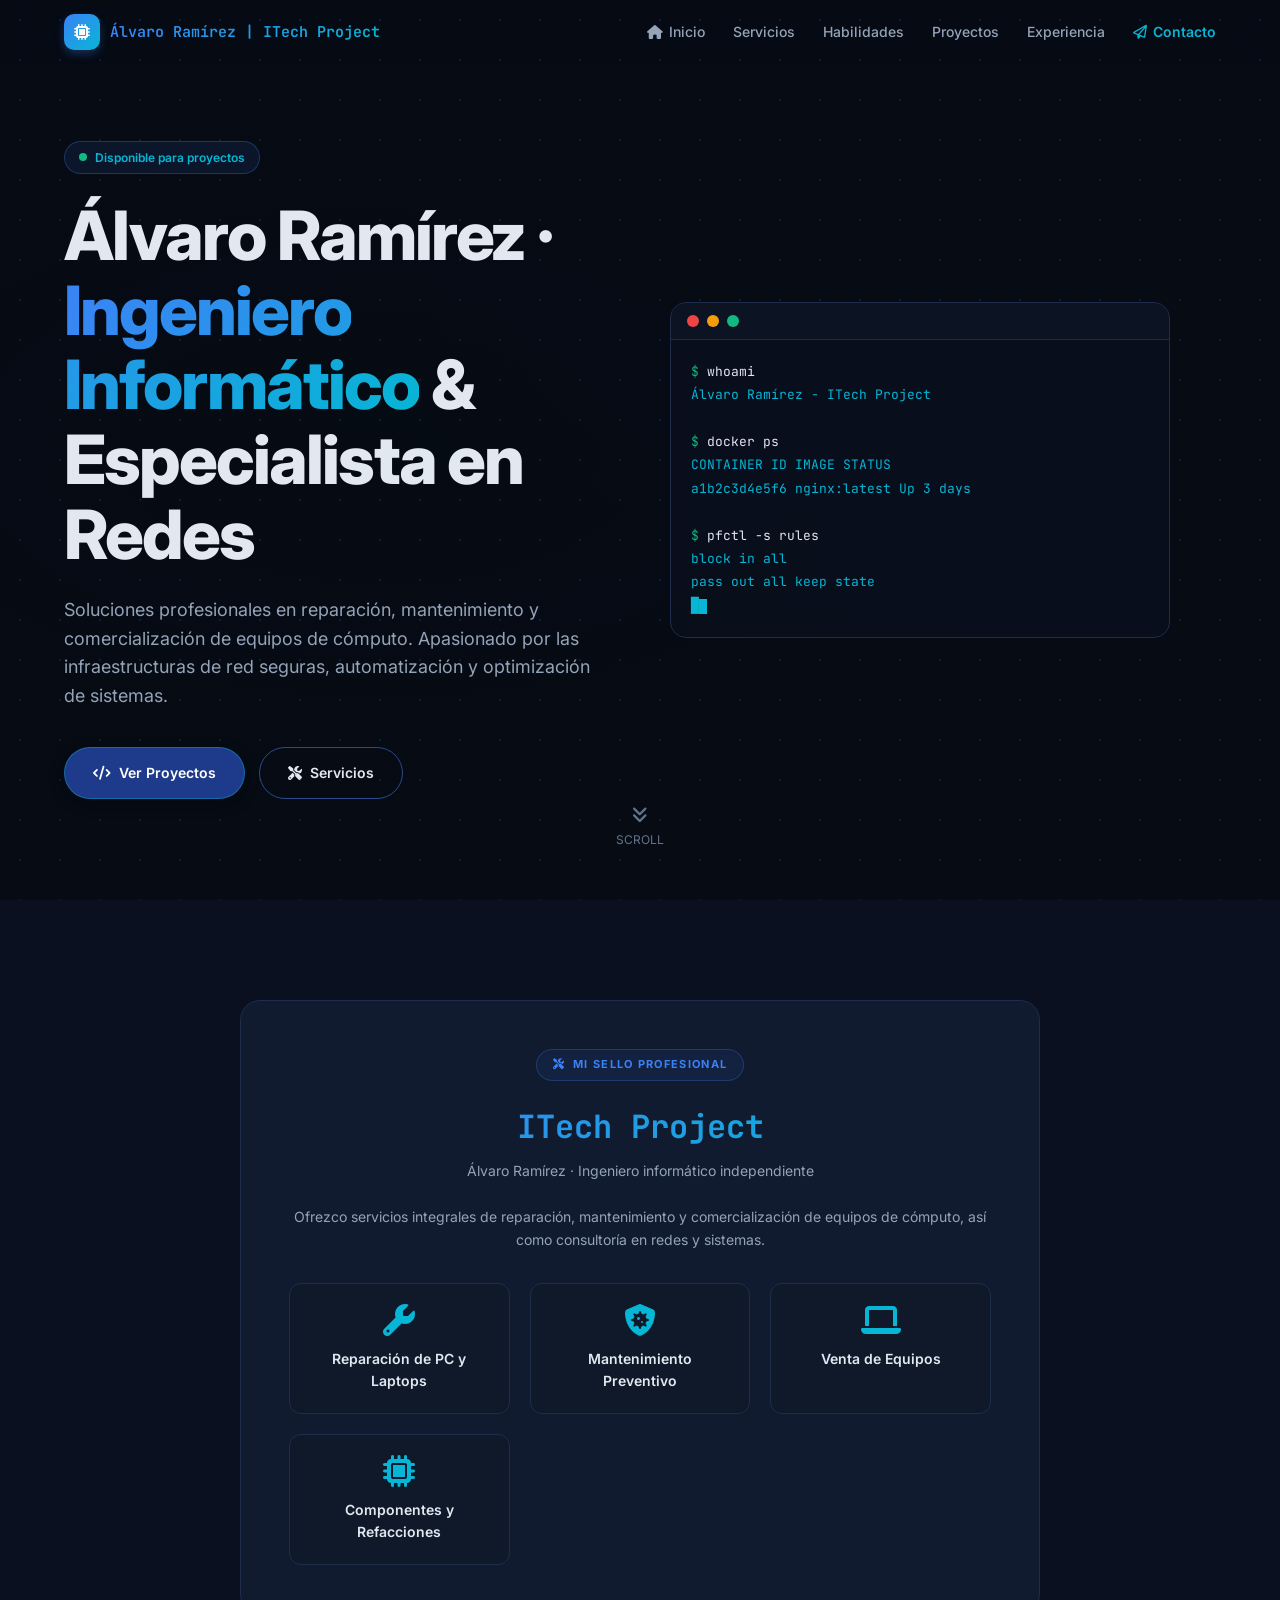
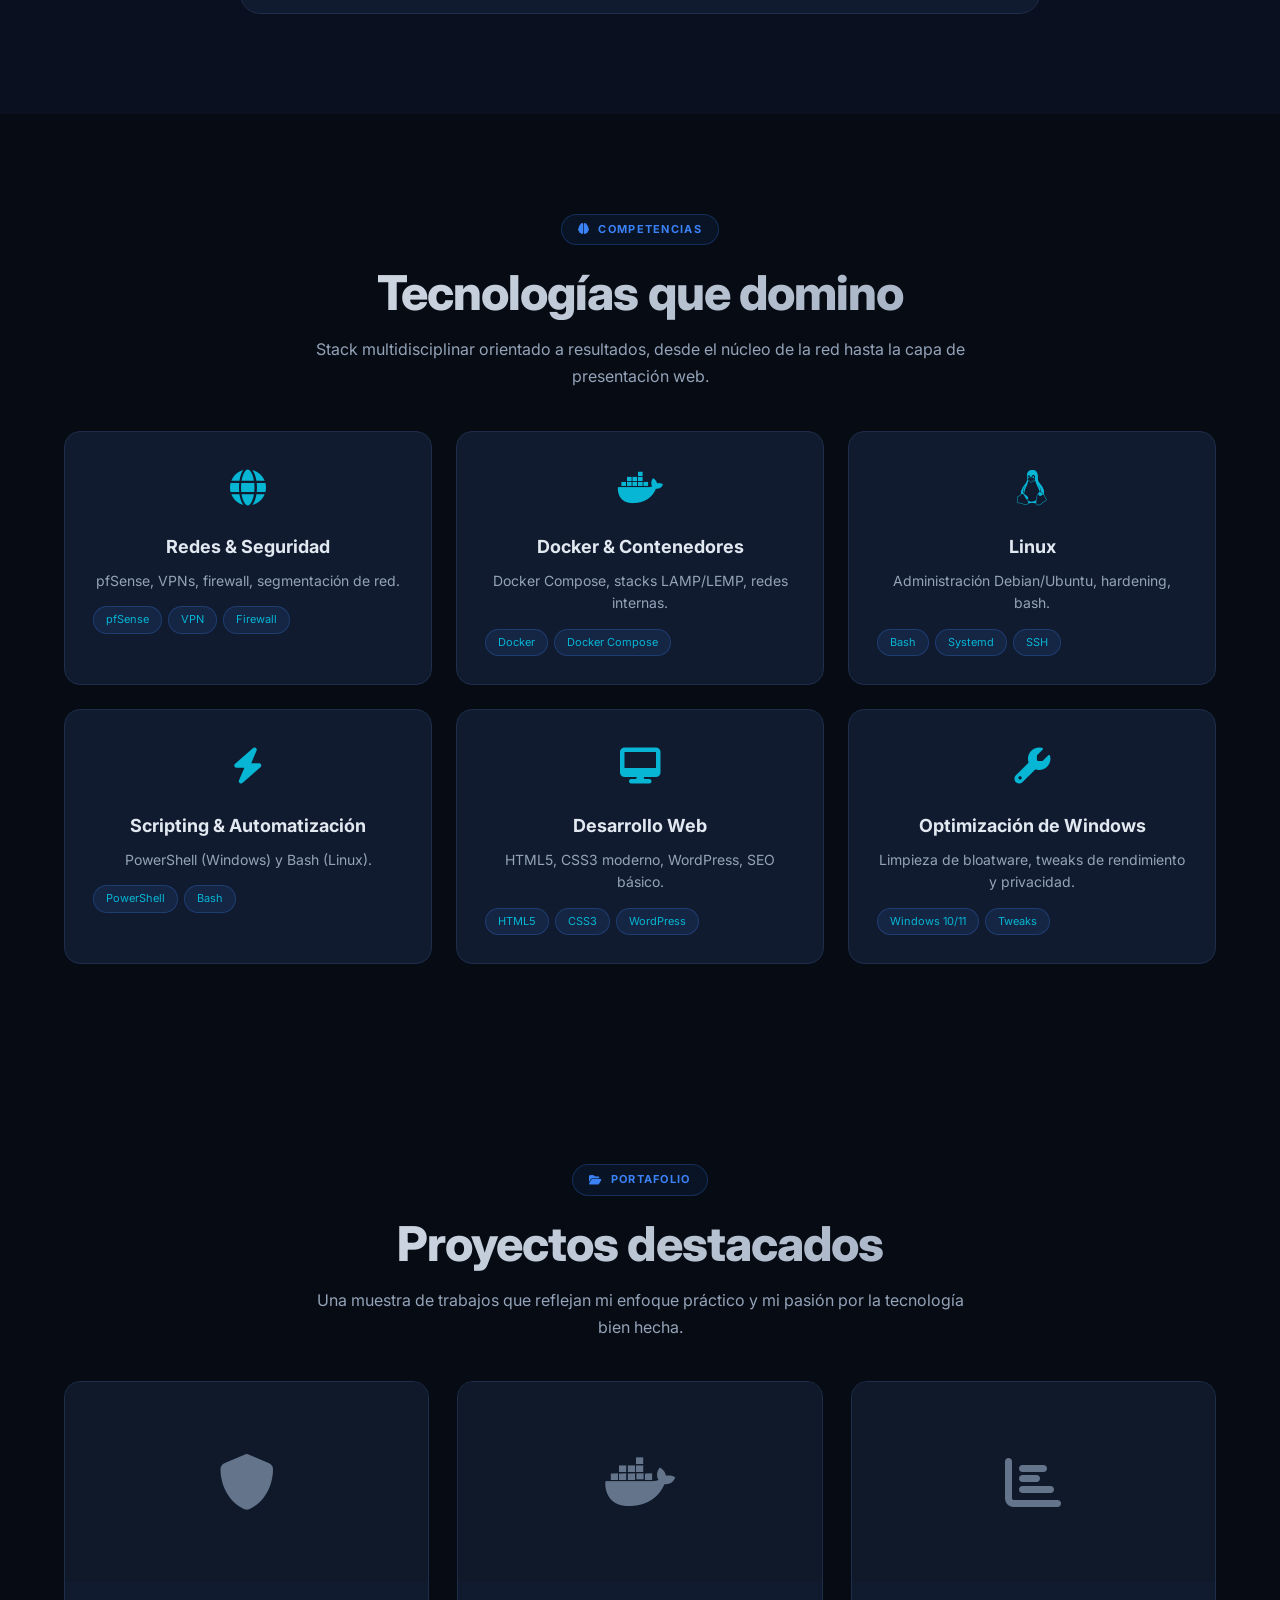
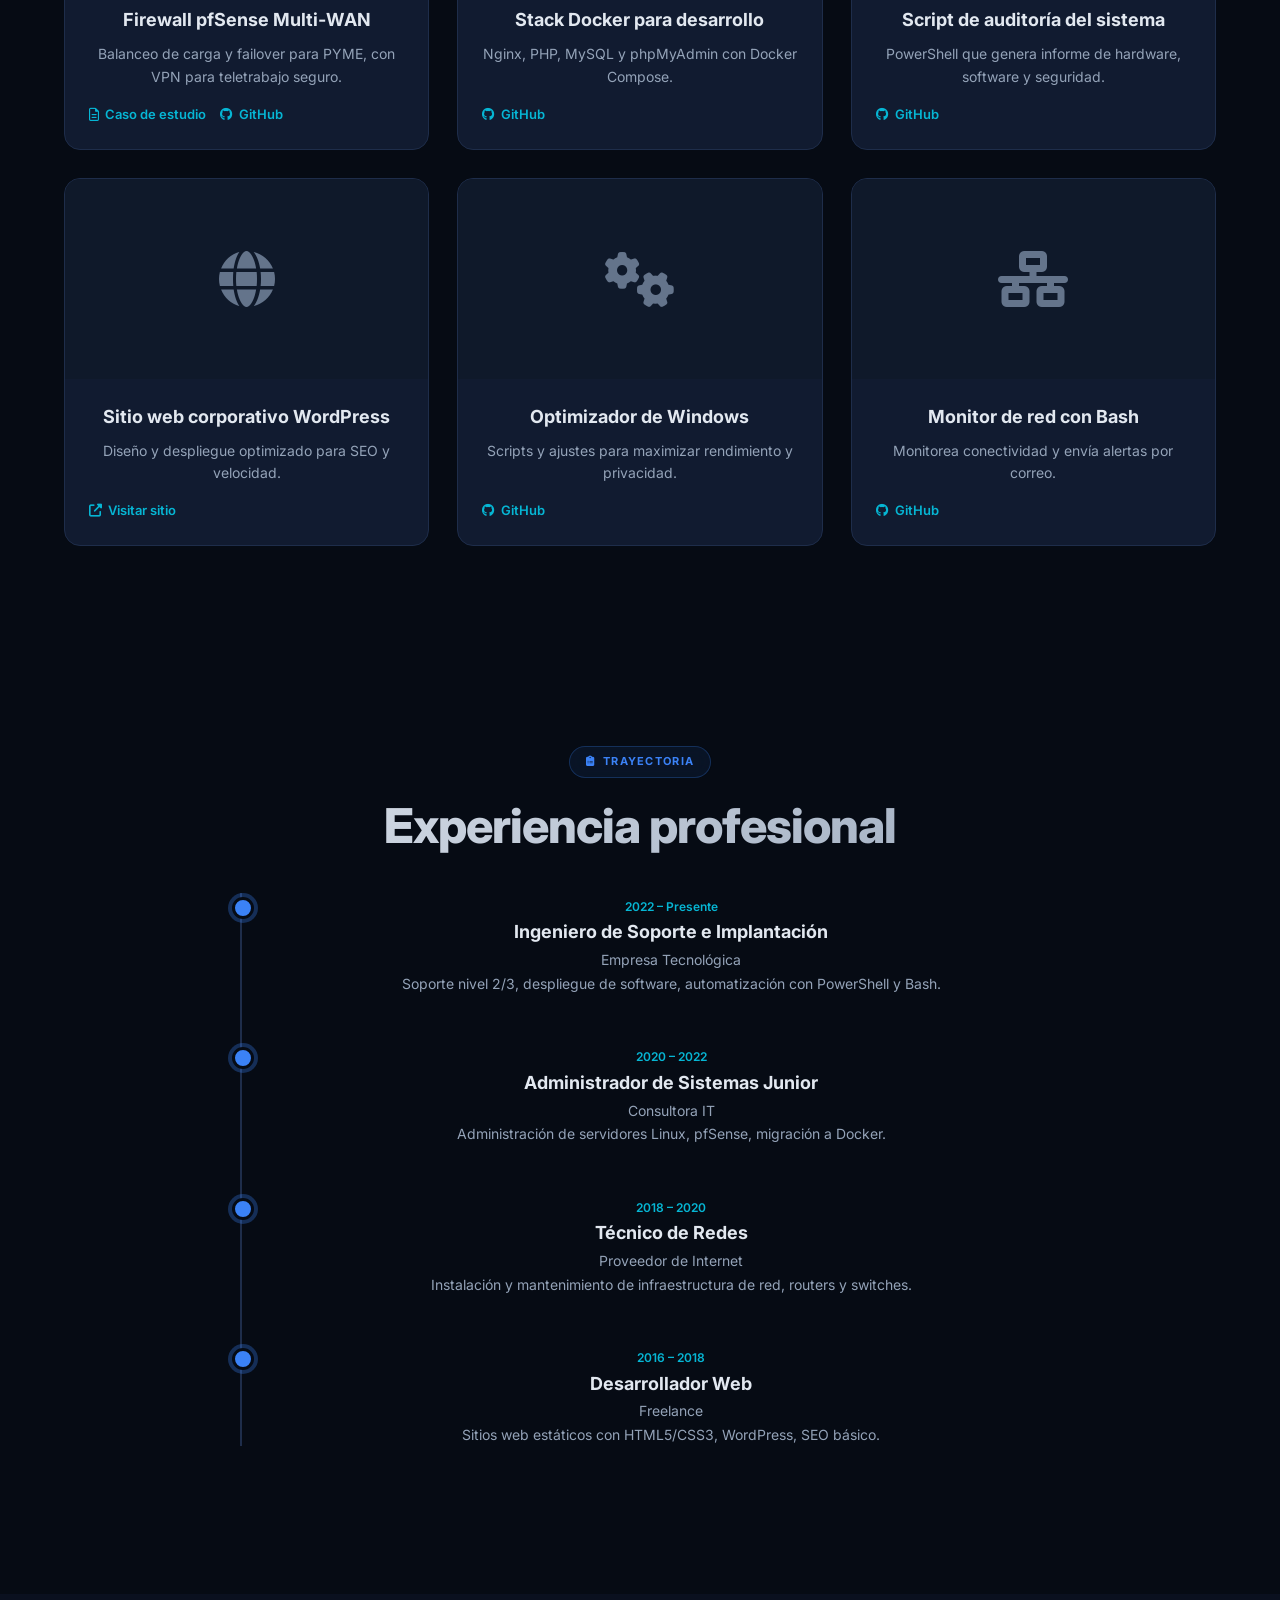
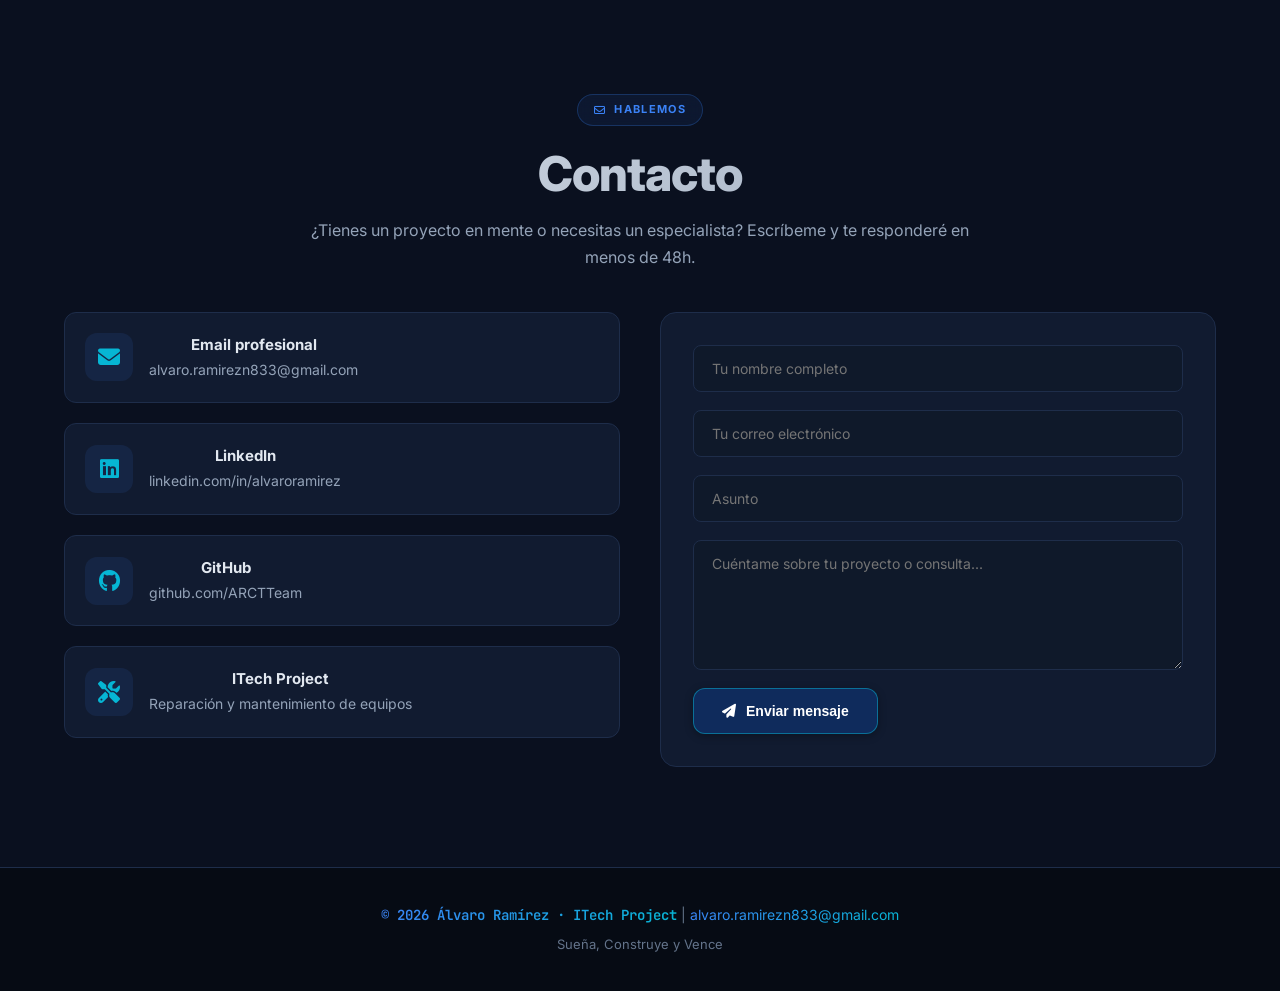
<file: index.html>
<!DOCTYPE html>
<html lang="es" class="dark">
<head>
    <meta charset="UTF-8">
    <meta name="viewport" content="width=device-width, initial-scale=1.0">
    <title>Álvaro Ramírez | Ingeniero Informático & Especialista en Redes</title>
    <meta name="description" content="Álvaro Ramírez - Ingeniero informático especializado en redes, Linux, Docker, pfSense, scripting y reparación de equipos.">
    <meta name="author" content="Álvaro Ramírez">
    <meta property="og:title" content="Álvaro Ramírez | Ingeniero Informático">
    <meta property="og:description" content="Servicios profesionales de reparación, mantenimiento y comercialización de equipos de cómputo.">
    <meta property="og:type" content="website">
    <meta property="og:url" content="https://arctteam.github.io">
    <meta name="theme-color" content="#060b14">
    <link rel="icon" href="data:image/svg+xml,<svg xmlns='http://www.w3.org/2000/svg' viewBox='0 0 100 100'><text y='.9em' font-size='90'>💻</text></svg>">
    
    <link rel="stylesheet" href="https://cdnjs.cloudflare.com/ajax/libs/font-awesome/6.5.1/css/all.min.css">
    <link rel="preconnect" href="https://fonts.googleapis.com">
    <link rel="preconnect" href="https://fonts.gstatic.com" crossorigin>
    <link href="https://fonts.googleapis.com/css2?family=Inter:opsz,wght@14..32,300..800&family=JetBrains+Mono:wght@400;500;600&display=swap" rel="stylesheet">
    
    <link rel="stylesheet" href="css/styles.css">
</head>
<body>
    <div class="bg-pattern"></div>

    <header id="header">
        <nav class="container">
            <a href="#hero" class="nav-logo">
                <span class="nav-logo-icon"><i class="fas fa-microchip"></i></span>
                <span class="nav-logo-text">Álvaro Ramírez | ITech Project</span>
            </a>
            <button class="mobile-menu-btn" id="mobileMenuBtn" aria-label="Menú"><i class="fas fa-bars"></i></button>
            <ul class="nav-links" id="navLinks">
                <li><a href="#hero"><i class="fas fa-home"></i> Inicio</a></li>
                <li><a href="#business">Servicios</a></li>
                <li><a href="#skills">Habilidades</a></li>
                <li><a href="#projects">Proyectos</a></li>
                <li><a href="#experience">Experiencia</a></li>
                <li><a href="#contact" class="contact-link"><i class="far fa-paper-plane"></i> Contacto</a></li>
            </ul>
        </nav>
    </header>

    <section id="hero">
        <div class="container">
            <div class="hero-grid">
                <div class="hero-content reveal">
                    <span class="hero-badge"><span class="hero-badge-dot"></span> Disponible para proyectos</span>
                    <h1 class="hero-title">Álvaro Ramírez · <span class="highlight">Ingeniero Informático</span> & Especialista en Redes</h1>
                    <p class="hero-description">Soluciones profesionales en reparación, mantenimiento y comercialización de equipos de cómputo. Apasionado por las infraestructuras de red seguras, automatización y optimización de sistemas.</p>
                    <div class="hero-buttons">
                        <a href="#projects" class="btn btn-primary"><i class="fas fa-code"></i> Ver Proyectos</a>
                        <a href="#business" class="btn btn-secondary"><i class="fas fa-tools"></i> Servicios</a>
                    </div>
                </div>
                <div class="hero-visual reveal">
                    <div class="terminal-window">
                        <div class="terminal-header">
                            <span class="terminal-dot red"></span>
                            <span class="terminal-dot yellow"></span>
                            <span class="terminal-dot green"></span>
                        </div>
                        <div class="terminal-body">
                            <span class="prompt">$</span> <span class="command">whoami</span><br>
                            <span class="output">Álvaro Ramírez - ITech Project</span><br><br>
                            <span class="prompt">$</span> <span class="command">docker ps</span><br>
                            <span class="output">CONTAINER ID IMAGE STATUS</span><br>
                            <span class="output">a1b2c3d4e5f6 nginx:latest Up 3 days</span><br><br>
                            <span class="prompt">$</span> <span class="command">pfctl -s rules</span><br>
                            <span class="output">block in all</span><br>
                            <span class="output">pass out all keep state</span><br>
                            <span class="output">█<span class="cursor"></span></span>
                        </div>
                    </div>
                </div>
            </div>
            <div class="scroll-indicator">
                <i class="fas fa-angle-double-down"></i>
                <span>SCROLL</span>
            </div>
        </div>
    </section>

    <section id="business" class="section-padding">
        <div class="container">
            <div class="business-card reveal">
                <span class="section-label"><i class="fas fa-tools"></i> Mi sello profesional</span>
                <div class="business-logo">ITech Project</div>
                <div class="business-sub">Álvaro Ramírez · Ingeniero informático independiente</div>
                <p style="color: var(--text-secondary); font-size: 14px; margin-bottom: 24px;">Ofrezco servicios integrales de reparación, mantenimiento y comercialización de equipos de cómputo, así como consultoría en redes y sistemas.</p>
                <div class="business-services">
                    <div class="service-item"><i class="fas fa-wrench"></i><span>Reparación de PC y Laptops</span></div>
                    <div class="service-item"><i class="fas fa-shield-virus"></i><span>Mantenimiento Preventivo</span></div>
                    <div class="service-item"><i class="fas fa-laptop"></i><span>Venta de Equipos</span></div>
                    <div class="service-item"><i class="fas fa-microchip"></i><span>Componentes y Refacciones</span></div>
                </div>
            </div>
        </div>
    </section>

    <section id="skills" class="section-padding">
        <div class="container" style="text-align:center;">
            <span class="section-label reveal"><i class="fas fa-brain"></i> Competencias</span>
            <h2 class="section-title reveal">Tecnologías que domino</h2>
            <p class="section-subtitle reveal">Stack multidisciplinar orientado a resultados, desde el núcleo de la red hasta la capa de presentación web.</p>
            <div class="skills-grid stagger">
                <div class="skill-card reveal"><div class="skill-icon"><i class="fas fa-globe"></i></div><h3>Redes & Seguridad</h3><p>pfSense, VPNs, firewall, segmentación de red.</p><div class="skill-tags"><span class="skill-tag">pfSense</span><span class="skill-tag">VPN</span><span class="skill-tag">Firewall</span></div></div>
                <div class="skill-card reveal"><div class="skill-icon"><i class="fab fa-docker"></i></div><h3>Docker & Contenedores</h3><p>Docker Compose, stacks LAMP/LEMP, redes internas.</p><div class="skill-tags"><span class="skill-tag">Docker</span><span class="skill-tag">Docker Compose</span></div></div>
                <div class="skill-card reveal"><div class="skill-icon"><i class="fab fa-linux"></i></div><h3>Linux</h3><p>Administración Debian/Ubuntu, hardening, bash.</p><div class="skill-tags"><span class="skill-tag">Bash</span><span class="skill-tag">Systemd</span><span class="skill-tag">SSH</span></div></div>
                <div class="skill-card reveal"><div class="skill-icon"><i class="fas fa-bolt"></i></div><h3>Scripting & Automatización</h3><p>PowerShell (Windows) y Bash (Linux).</p><div class="skill-tags"><span class="skill-tag">PowerShell</span><span class="skill-tag">Bash</span></div></div>
                <div class="skill-card reveal"><div class="skill-icon"><i class="fas fa-desktop"></i></div><h3>Desarrollo Web</h3><p>HTML5, CSS3 moderno, WordPress, SEO básico.</p><div class="skill-tags"><span class="skill-tag">HTML5</span><span class="skill-tag">CSS3</span><span class="skill-tag">WordPress</span></div></div>
                <div class="skill-card reveal"><div class="skill-icon"><i class="fas fa-wrench"></i></div><h3>Optimización de Windows</h3><p>Limpieza de bloatware, tweaks de rendimiento y privacidad.</p><div class="skill-tags"><span class="skill-tag">Windows 10/11</span><span class="skill-tag">Tweaks</span></div></div>
            </div>
        </div>
    </section>

    <section id="projects" class="section-padding">
        <div class="container" style="text-align:center;">
            <span class="section-label reveal"><i class="fas fa-folder-open"></i> Portafolio</span>
            <h2 class="section-title reveal">Proyectos destacados</h2>
            <p class="section-subtitle reveal">Una muestra de trabajos que reflejan mi enfoque práctico y mi pasión por la tecnología bien hecha.</p>
            <div class="projects-grid stagger">
                <div class="project-card reveal"><div class="project-image"><i class="fas fa-shield"></i></div><div class="project-body"><h3>Firewall pfSense Multi‑WAN</h3><p>Balanceo de carga y failover para PYME, con VPN para teletrabajo seguro.</p><div class="project-links"><a href="#" class="project-link"><i class="far fa-file-alt"></i> Caso de estudio</a><a href="#" class="project-link"><i class="fab fa-github"></i> GitHub</a></div></div></div>
                <div class="project-card reveal"><div class="project-image"><i class="fab fa-docker"></i></div><div class="project-body"><h3>Stack Docker para desarrollo</h3><p>Nginx, PHP, MySQL y phpMyAdmin con Docker Compose.</p><div class="project-links"><a href="#" class="project-link"><i class="fab fa-github"></i> GitHub</a></div></div></div>
                <div class="project-card reveal"><div class="project-image"><i class="fas fa-chart-bar"></i></div><div class="project-body"><h3>Script de auditoría del sistema</h3><p>PowerShell que genera informe de hardware, software y seguridad.</p><div class="project-links"><a href="#" class="project-link"><i class="fab fa-github"></i> GitHub</a></div></div></div>
                <div class="project-card reveal"><div class="project-image"><i class="fas fa-globe"></i></div><div class="project-body"><h3>Sitio web corporativo WordPress</h3><p>Diseño y despliegue optimizado para SEO y velocidad.</p><div class="project-links"><a href="#" class="project-link"><i class="fas fa-external-link-alt"></i> Visitar sitio</a></div></div></div>
                <div class="project-card reveal"><div class="project-image"><i class="fas fa-cogs"></i></div><div class="project-body"><h3>Optimizador de Windows</h3><p>Scripts y ajustes para maximizar rendimiento y privacidad.</p><div class="project-links"><a href="https://github.com/ARCTTeam/WinOS-ISO-Debloater" class="project-link"><i class="fab fa-github"></i> GitHub</a></div></div></div>
                <div class="project-card reveal"><div class="project-image"><i class="fas fa-network-wired"></i></div><div class="project-body"><h3>Monitor de red con Bash</h3><p>Monitorea conectividad y envía alertas por correo.</p><div class="project-links"><a href="#" class="project-link"><i class="fab fa-github"></i> GitHub</a></div></div></div>
            </div>
        </div>
    </section>

    <section id="experience" class="section-padding">
        <div class="container" style="text-align:center;">
            <span class="section-label reveal"><i class="fas fa-clipboard-list"></i> Trayectoria</span>
            <h2 class="section-title reveal">Experiencia profesional</h2>
            <div class="timeline stagger">
                <div class="timeline-item reveal"><span class="timeline-date">2022 – Presente</span><h3>Ingeniero de Soporte e Implantación</h3><span class="company">Empresa Tecnológica</span><p>Soporte nivel 2/3, despliegue de software, automatización con PowerShell y Bash.</p></div>
                <div class="timeline-item reveal"><span class="timeline-date">2020 – 2022</span><h3>Administrador de Sistemas Junior</h3><span class="company">Consultora IT</span><p>Administración de servidores Linux, pfSense, migración a Docker.</p></div>
                <div class="timeline-item reveal"><span class="timeline-date">2018 – 2020</span><h3>Técnico de Redes</h3><span class="company">Proveedor de Internet</span><p>Instalación y mantenimiento de infraestructura de red, routers y switches.</p></div>
                <div class="timeline-item reveal"><span class="timeline-date">2016 – 2018</span><h3>Desarrollador Web</h3><span class="company">Freelance</span><p>Sitios web estáticos con HTML5/CSS3, WordPress, SEO básico.</p></div>
            </div>
        </div>
    </section>

    <section id="contact" class="section-padding">
        <div class="container" style="text-align:center;">
            <span class="section-label reveal"><i class="far fa-envelope"></i> Hablemos</span>
            <h2 class="section-title reveal">Contacto</h2>
            <p class="section-subtitle reveal">¿Tienes un proyecto en mente o necesitas un especialista? Escríbeme y te responderé en menos de 48h.</p>
            <div class="contact-grid">
                <div class="contact-info">
                    <div class="contact-item reveal"><span class="contact-icon"><i class="fas fa-envelope"></i></span><div class="contact-text"><strong>Email profesional</strong><span>alvaro.ramirezn833@gmail.com</span></div></div>
                    <div class="contact-item reveal"><span class="contact-icon"><i class="fab fa-linkedin"></i></span><div class="contact-text"><strong>LinkedIn</strong><span>linkedin.com/in/alvaroramirez</span></div></div>
                    <div class="contact-item reveal"><span class="contact-icon"><i class="fab fa-github"></i></span><div class="contact-text"><strong>GitHub</strong><span>github.com/ARCTTeam</span></div></div>
                    <div class="contact-item reveal"><span class="contact-icon"><i class="fas fa-tools"></i></span><div class="contact-text"><strong>ITech Project</strong><span>Reparación y mantenimiento de equipos</span></div></div>
                </div>
                <!-- FORMULARIO CORREGIDO: método POST tradicional -->
                <form class="contact-form reveal" action="https://formsubmit.co/alvaro.ramirezn833@gmail.com" method="POST">
                    <input type="hidden" name="_subject" value="Nuevo mensaje desde ITech Project - Álvaro Ramírez">
                    <input type="hidden" name="_captcha" value="false">
                    <input type="hidden" name="_template" value="table">
                    <input type="hidden" name="_next" value="gracias.html">
                    <input type="text" name="nombre" placeholder="Tu nombre completo" required>
                    <input type="email" name="email" placeholder="Tu correo electrónico" required>
                    <input type="text" name="asunto" placeholder="Asunto">
                    <textarea name="mensaje" placeholder="Cuéntame sobre tu proyecto o consulta..." required></textarea>
                    <button type="submit"><i class="fas fa-paper-plane"></i> Enviar mensaje</button>
                </form>
            </div>
        </div>
    </section>

    <footer>
        <div class="container">
            <p><span class="footer-copyright">© 2026 Álvaro Ramírez · ITech Project</span> | <a href="mailto:alvaro.ramirezn833@gmail.com">alvaro.ramirezn833@gmail.com</a></p>
            <p class="slogan">Sueña, Construye y Vence</p>
        </div>
    </footer>

    <button class="back-to-top" id="backToTop" aria-label="Volver arriba">
        <i class="fas fa-arrow-up"></i>
        <span>Subir</span>
    </button>

    <script src="js/main.js"></script>
</body>
</html>
</file>
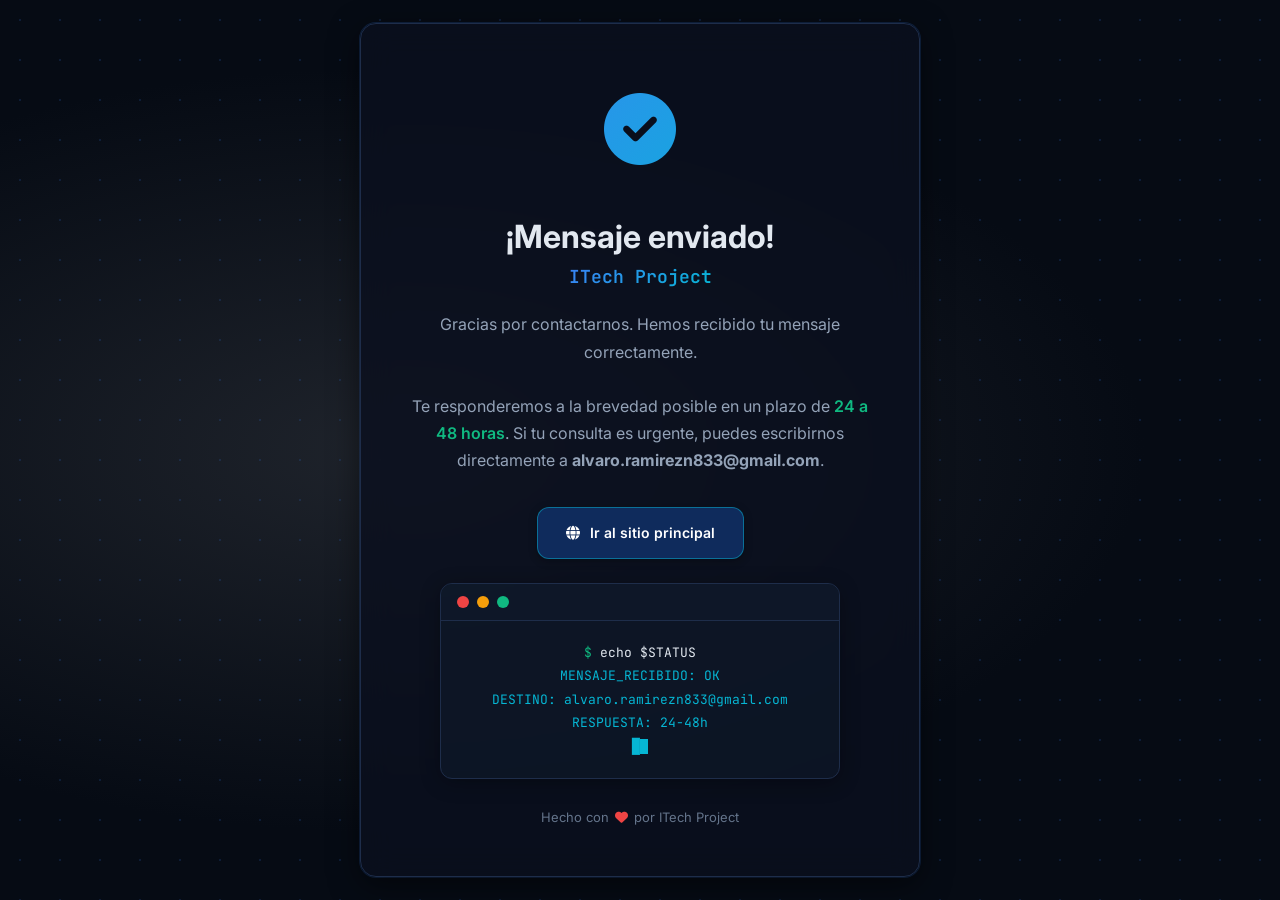
<file: gracias.html>
<!DOCTYPE html>
<html lang="es" class="dark">
<head>
    <meta charset="UTF-8">
    <meta name="viewport" content="width=device-width, initial-scale=1.0">
    <title>¡Gracias! | ITech Project</title>
    <meta name="description" content="Mensaje recibido correctamente - ITech Project">
    <meta name="author" content="Alvaro Ramírez">
    <meta name="theme-color" content="#060b14">
    <link rel="icon" href="data:image/svg+xml,<svg xmlns='http://www.w3.org/2000/svg' viewBox='0 0 100 100'><text y='.9em' font-size='90'>💻</text></svg>">
    
    <link rel="stylesheet" href="https://cdnjs.cloudflare.com/ajax/libs/font-awesome/6.5.1/css/all.min.css">
    <link rel="preconnect" href="https://fonts.googleapis.com">
    <link rel="preconnect" href="https://fonts.gstatic.com" crossorigin>
    <link href="https://fonts.googleapis.com/css2?family=Inter:opsz,wght@14..32,300..800&family=JetBrains+Mono:wght@400;500;600&display=swap" rel="stylesheet">
    
    <link rel="stylesheet" href="css/styles.css">
</head>
<body class="thank-you-page">
    <div class="bg-pattern"></div>
    
    <div class="thank-you-container">
        <div class="check-icon">
            <i class="fas fa-check-circle"></i>
        </div>
        <h1>¡Mensaje enviado!</h1>
        <p class="brand">ITech Project</p>
        <p class="thank-you-message">
            Gracias por contactarnos. Hemos recibido tu mensaje correctamente.
            <br><br>
            Te responderemos a la brevedad posible en un plazo de
            <span class="highlight">24 a 48 horas</span>.
            Si tu consulta es urgente, puedes escribirnos directamente a
            <strong>alvaro.ramirezn833@gmail.com</strong>.
        </p>
        <a href="index.html" class="btn btn-secondary btn-thanks">
            <i class="fas fa-globe"></i> Ir al sitio principal
        </a>
        <div class="terminal-mini">
            <div class="terminal-header">
                <span class="terminal-dot red"></span>
                <span class="terminal-dot yellow"></span>
                <span class="terminal-dot green"></span>
            </div>
            <div class="terminal-body">
                <span class="prompt">$</span> <span class="command">echo $STATUS</span><br>
                <span class="output">MENSAJE_RECIBIDO: OK</span><br>
                <span class="output">DESTINO: alvaro.ramirezn833@gmail.com</span><br>
                <span class="output">RESPUESTA: 24-48h</span><br>
                <span class="output">█<span class="cursor"></span></span>
            </div>
        </div>
        <p class="footer-note">
            Hecho con <i class="fas fa-heart"></i> por ITech Project
        </p>
    </div>
</body>
</html>
</file>
<file: css/styles.css>
/* ================================================================
   VARIABLES GLOBALES (tema oscuro)
   ================================================================ */
:root {
    --bg-primary: #060b14;
    --bg-secondary: #0a101f;
    --bg-tertiary: #0f192a;
    --bg-card: #111b30;
    --border-color: #1e2d4a;
    --border-accent: #2a4a8a;
    --text-primary: #e2e8f0;
    --text-secondary: #94a3b8;
    --text-muted: #64748b;
    --accent-blue: #3b82f6;
    --accent-blue-hover: #2563eb;
    --accent-dark-blue: #1e3a8a;
    --accent-cyan: #06b6d4;
    --accent-green: #10b981;
    --accent-amber: #f59e0b;
    --accent-red: #ef4444;
    --gradient-blue: linear-gradient(135deg, var(--accent-blue), var(--accent-cyan));
    --shadow-card: 0 4px 20px rgba(0, 0, 0, 0.3);
    --shadow-card-hover: 0 8px 30px rgba(0, 0, 0, 0.5), 0 0 0 1px rgba(59, 130, 246, 0.2);
    --radius-sm: 8px;
    --radius-md: 12px;
    --radius-lg: 16px;
    --radius-xl: 20px;
    --transition-fast: 0.2s ease;
    --transition-smooth: 0.3s cubic-bezier(0.4, 0, 0.2, 1);
}

* {
    margin: 0;
    padding: 0;
    box-sizing: border-box;
}

body {
    font-family: 'Inter', system-ui, sans-serif;
    background-color: var(--bg-primary);
    color: var(--text-primary);
    line-height: 1.6;
    -webkit-font-smoothing: antialiased;
    overflow-x: hidden;
}

/* Patrón de fondo animado global */
.bg-pattern {
    position: fixed;
    top: 0;
    left: 0;
    width: 100%;
    height: 100%;
    pointer-events: none;
    z-index: 0;
    background-image: radial-gradient(circle, rgba(59, 130, 246, 0.15) 1px, transparent 1px);
    background-size: 40px 40px;
    animation: moveDots 20s linear infinite;
}

@keyframes moveDots {
    0% { background-position: 0 0; }
    100% { background-position: 40px 40px; }
}

/* Header y Hero con puntos mediante pseudoelementos */
header {
    position: fixed;
    top: 0;
    left: 0;
    right: 0;
    z-index: 100;
    background: rgba(6, 11, 20, 0.8);
    backdrop-filter: blur(16px);
    border-bottom: 1px solid transparent;
    transition: all var(--transition-smooth);
    isolation: isolate;
}

header::before {
    content: '';
    position: absolute;
    top: 0;
    left: 0;
    width: 100%;
    height: 100%;
    pointer-events: none;
    z-index: 0;
    background-image: radial-gradient(circle, rgba(59, 130, 246, 0.15) 1px, transparent 1px);
    background-size: 40px 40px;
    animation: moveDots 20s linear infinite;
}

header.scrolled {
    border-bottom-color: rgba(30, 45, 74, 0.6);
    box-shadow: 0 4px 20px rgba(0, 0, 0, 0.4);
}

#hero {
    position: relative;
    min-height: 100vh;
    display: flex;
    align-items: center;
    background: radial-gradient(ellipse at 30% 50%, rgba(6, 11, 20, 0.9) 0%, #060b14 60%),
                radial-gradient(ellipse at 70% 20%, rgba(59, 130, 246, 0.08) 0%, transparent 40%);
}

#hero::before {
    content: '';
    position: absolute;
    top: 0;
    left: 0;
    width: 100%;
    height: 100%;
    pointer-events: none;
    z-index: 0;
    background-image: radial-gradient(circle, rgba(59, 130, 246, 0.15) 1px, transparent 1px);
    background-size: 40px 40px;
    animation: moveDots 20s linear infinite;
}

nav, .hero-grid, .scroll-indicator {
    position: relative;
    z-index: 1;
}

.container {
    width: 100%;
    max-width: 1200px;
    margin: 0 auto;
    padding: 0 24px;
    position: relative;
    z-index: 1;
}

.section-padding {
    padding: 100px 0;
}

.reveal {
    opacity: 0;
    transform: translateY(30px);
    transition: opacity 0.6s cubic-bezier(0.2, 0.9, 0.4, 1.1), transform 0.6s cubic-bezier(0.2, 0.9, 0.4, 1.1);
}
.reveal.visible {
    opacity: 1;
    transform: translateY(0);
}

.section-label {
    display: inline-flex;
    align-items: center;
    gap: 8px;
    padding: 6px 16px;
    background: rgba(59, 130, 246, 0.08);
    border: 1px solid rgba(59, 130, 246, 0.25);
    border-radius: 999px;
    font-size: 11px;
    font-weight: 700;
    letter-spacing: 0.12em;
    text-transform: uppercase;
    color: var(--accent-blue);
    margin-bottom: 20px;
    backdrop-filter: blur(8px);
}

.section-title {
    font-size: clamp(32px, 5vw, 48px);
    font-weight: 800;
    line-height: 1.15;
    margin-bottom: 16px;
    background: linear-gradient(135deg, #e2e8f0 0%, #94a3b8 100%);
    background-clip: text;
    -webkit-background-clip: text;
    -webkit-text-fill-color: transparent;
    letter-spacing: -0.02em;
}

.section-subtitle {
    font-size: 16px;
    color: var(--text-secondary);
    line-height: 1.7;
    max-width: 660px;
    margin: 0 auto 40px;
}

/* NAVEGACIÓN */
nav {
    display: flex;
    align-items: center;
    justify-content: space-between;
    height: 64px;
}

.nav-logo {
    display: flex;
    align-items: center;
    gap: 10px;
    font-weight: 700;
    font-size: 18px;
    text-decoration: none;
    color: var(--text-primary);
}

.nav-logo-icon {
    width: 36px;
    height: 36px;
    background: var(--gradient-blue);
    border-radius: 10px;
    display: flex;
    align-items: center;
    justify-content: center;
    font-size: 16px;
    color: #fff;
    box-shadow: 0 4px 10px rgba(59, 130, 246, 0.3);
}

.nav-logo-text {
    font-family: 'JetBrains Mono', monospace;
    font-size: 15px;
    font-weight: 600;
    background: var(--gradient-blue);
    background-clip: text;
    -webkit-background-clip: text;
    -webkit-text-fill-color: transparent;
}

.nav-links {
    display: flex;
    align-items: center;
    gap: 28px;
    list-style: none;
}

.nav-links li a {
    color: var(--text-secondary);
    text-decoration: none;
    font-size: 14px;
    font-weight: 500;
    transition: color var(--transition-fast);
    position: relative;
    padding: 6px 0;
    display: flex;
    align-items: center;
    gap: 6px;
}

.nav-links li a::after {
    content: '';
    position: absolute;
    bottom: 0;
    left: 0;
    width: 0;
    height: 2px;
    background: var(--accent-blue);
    transition: width var(--transition-fast);
}

.nav-links li a:hover {
    color: var(--text-primary);
}
.nav-links li a:hover::after {
    width: 100%;
}

.nav-links li a.contact-link {
    color: var(--accent-cyan);
    font-weight: 600;
}

.mobile-menu-btn {
    display: none;
    background: none;
    border: none;
    color: var(--text-primary);
    font-size: 28px;
    cursor: pointer;
}

@media (max-width: 768px) {
    .nav-links {
        display: none;
        position: fixed;
        top: 64px;
        left: 0;
        right: 0;
        background: rgba(6, 11, 20, 0.95);
        backdrop-filter: blur(20px);
        flex-direction: column;
        padding: 24px;
        gap: 16px;
        border-bottom: 1px solid var(--border-color);
    }
    .nav-links.active {
        display: flex;
    }
    .mobile-menu-btn {
        display: block;
    }
}

/* HERO */
.hero-grid {
    display: grid;
    grid-template-columns: 1fr 1fr;
    gap: 60px;
    align-items: center;
    padding: 120px 0 80px;
}

.hero-badge {
    display: inline-flex;
    align-items: center;
    gap: 8px;
    padding: 6px 14px;
    background: rgba(59, 130, 246, 0.1);
    border: 1px solid rgba(59, 130, 246, 0.3);
    border-radius: 999px;
    font-size: 12px;
    font-weight: 600;
    color: var(--accent-cyan);
    margin-bottom: 24px;
}

.hero-badge-dot {
    width: 8px;
    height: 8px;
    background: var(--accent-green);
    border-radius: 50%;
    animation: pulse 2s infinite;
}

@keyframes pulse {
    0%, 100% { opacity: 1; transform: scale(1); }
    50% { opacity: 0.5; transform: scale(0.85); }
}

.hero-title {
    font-size: clamp(40px, 6vw, 68px);
    font-weight: 800;
    line-height: 1.1;
    margin-bottom: 24px;
    letter-spacing: -0.03em;
}

.hero-title .highlight {
    background: var(--gradient-blue);
    background-clip: text;
    -webkit-background-clip: text;
    -webkit-text-fill-color: transparent;
}

.hero-description {
    font-size: 18px;
    color: var(--text-secondary);
    margin-bottom: 36px;
}

.hero-buttons {
    display: flex;
    flex-wrap: wrap;
    gap: 14px;
}

/* BOTONES */
.btn {
    display: inline-flex;
    align-items: center;
    gap: 8px;
    padding: 14px 28px;
    border-radius: 999px;
    font-weight: 600;
    font-size: 14px;
    text-decoration: none;
    transition: all var(--transition-smooth);
    cursor: pointer;
    border: none;
}

.btn-primary {
    background: #1e3a8a;
    color: #fff;
    box-shadow: 0 4px 15px rgba(0, 0, 0, 0.3);
    border: 1px solid rgba(6, 182, 212, 0.4);
}
.btn-primary:hover {
    background: #1e4db0;
    transform: translateY(-3px);
    border-color: #06b6d4;
}

.btn-secondary {
    background: transparent;
    color: #e2e8f0;
    border: 1px solid #2a4a8a;
}
.btn-secondary:hover {
    border-color: #06b6d4;
    background: rgba(6, 182, 212, 0.1);
    transform: translateY(-3px);
}

/* TERMINAL */
.terminal-window {
    width: 100%;
    max-width: 500px;
    background: rgba(10, 16, 31, 0.8);
    border: 1px solid var(--border-color);
    border-radius: var(--radius-lg);
    overflow: hidden;
    backdrop-filter: blur(12px);
    transition: transform 0.3s ease;
}
.terminal-window:hover {
    transform: translateY(-5px);
}
.terminal-header {
    display: flex;
    gap: 8px;
    padding: 12px 16px;
    background: rgba(15, 25, 42, 0.6);
    border-bottom: 1px solid var(--border-color);
}
.terminal-dot {
    width: 12px;
    height: 12px;
    border-radius: 50%;
}
.terminal-dot.red { background: var(--accent-red); }
.terminal-dot.yellow { background: var(--accent-amber); }
.terminal-dot.green { background: var(--accent-green); }
.terminal-body {
    padding: 20px;
    font-family: 'JetBrains Mono', monospace;
    font-size: 13px;
    line-height: 1.8;
    color: var(--text-secondary);
}
.terminal-body .prompt { color: var(--accent-green); }
.terminal-body .command { color: var(--text-primary); }
.terminal-body .output { color: var(--accent-cyan); }
.terminal-body .cursor {
    display: inline-block;
    width: 8px;
    height: 15px;
    background: var(--accent-cyan);
    animation: blink 1s step-end infinite;
    vertical-align: middle;
}
@keyframes blink {
    0%,100%{opacity:1} 50%{opacity:0}
}

.scroll-indicator {
    position: absolute;
    bottom: 30px;
    left: 50%;
    transform: translateX(-50%);
    text-align: center;
    color: var(--text-muted);
    font-size: 12px;
    display: flex;
    flex-direction: column;
    align-items: center;
    gap: 6px;
}
.scroll-indicator i {
    font-size: 18px;
    animation: bounce 2s infinite;
}
@keyframes bounce {
    0%, 100% { transform: translateY(0); }
    50% { transform: translateY(6px); }
}

@media (max-width: 900px) {
    .hero-grid {
        grid-template-columns: 1fr;
        text-align: center;
    }
    .hero-buttons {
        justify-content: center;
    }
    .scroll-indicator {
        display: none;
    }
}

/* BUSINESS */
#business {
    background: var(--bg-secondary);
}
.business-card {
    background: var(--bg-card);
    border: 1px solid var(--border-color);
    border-radius: var(--radius-xl);
    padding: 48px;
    text-align: center;
    max-width: 800px;
    margin: 0 auto;
    transition: all var(--transition-smooth);
}
.business-card:hover {
    border-color: rgba(59, 130, 246, 0.4);
    box-shadow: var(--shadow-card-hover);
    transform: translateY(-4px);
}
.business-logo {
    font-family: 'JetBrains Mono', monospace;
    font-size: 32px;
    font-weight: 700;
    background: var(--gradient-blue);
    background-clip: text;
    -webkit-background-clip: text;
    -webkit-text-fill-color: transparent;
}
.business-sub {
    color: var(--text-secondary);
    font-size: 14px;
    margin: 8px 0 24px;
}
.business-services {
    display: grid;
    grid-template-columns: repeat(auto-fit, minmax(200px, 1fr));
    gap: 20px;
    margin-top: 32px;
}
.service-item {
    display: flex;
    flex-direction: column;
    align-items: center;
    gap: 12px;
    padding: 20px;
    background: var(--bg-tertiary);
    border-radius: var(--radius-md);
    border: 1px solid var(--border-color);
    transition: all var(--transition-fast);
}
.service-item:hover {
    border-color: var(--accent-blue);
    transform: translateY(-2px);
}
.service-item i {
    font-size: 32px;
    color: var(--accent-cyan);
}
.service-item span {
    font-size: 14px;
    font-weight: 600;
}

/* SKILLS */
.skills-grid {
    display: grid;
    grid-template-columns: repeat(auto-fit, minmax(280px, 1fr));
    gap: 24px;
    margin-top: 40px;
}
.skill-card {
    background: var(--bg-card);
    border: 1px solid var(--border-color);
    border-radius: var(--radius-lg);
    padding: 28px;
    transition: all var(--transition-smooth);
}
.skill-card:hover {
    border-color: rgba(59, 130, 246, 0.4);
    transform: translateY(-6px);
    box-shadow: var(--shadow-card-hover);
}
.skill-icon {
    font-size: 36px;
    margin-bottom: 16px;
    color: var(--accent-cyan);
}
.skill-card h3 {
    font-weight: 700;
    font-size: 18px;
    margin-bottom: 8px;
}
.skill-card p {
    font-size: 14px;
    color: var(--text-secondary);
}
.skill-tags {
    display: flex;
    flex-wrap: wrap;
    gap: 6px;
    margin-top: 14px;
}
.skill-tag {
    font-size: 11px;
    padding: 4px 12px;
    background: rgba(59, 130, 246, 0.1);
    border: 1px solid rgba(59, 130, 246, 0.25);
    border-radius: 999px;
    color: var(--accent-cyan);
}

/* PROJECTS */
.projects-grid {
    display: grid;
    grid-template-columns: repeat(auto-fit, minmax(320px, 1fr));
    gap: 28px;
    margin-top: 40px;
}
.project-card {
    background: var(--bg-card);
    border: 1px solid var(--border-color);
    border-radius: var(--radius-lg);
    overflow: hidden;
    transition: all var(--transition-smooth);
}
.project-card:hover {
    border-color: rgba(59, 130, 246, 0.45);
    transform: translateY(-6px);
    box-shadow: var(--shadow-card-hover);
}
.project-image {
    height: 200px;
    background: var(--bg-tertiary);
    display: flex;
    align-items: center;
    justify-content: center;
    font-size: 56px;
    color: var(--text-muted);
}
.project-body {
    padding: 24px;
}
.project-body h3 {
    font-weight: 700;
    font-size: 18px;
    margin-bottom: 8px;
}
.project-body p {
    font-size: 14px;
    color: var(--text-secondary);
    margin-bottom: 16px;
}
.project-links {
    display: flex;
    gap: 14px;
}
.project-link {
    display: inline-flex;
    align-items: center;
    gap: 6px;
    font-size: 13px;
    font-weight: 600;
    color: var(--accent-cyan);
    text-decoration: none;
}
.project-link:hover {
    color: var(--accent-blue);
}

/* TIMELINE */
.timeline {
    position: relative;
    max-width: 800px;
    margin: 40px auto 0;
    padding-left: 30px;
    border-left: 2px solid var(--border-color);
}
.timeline-item {
    position: relative;
    margin-bottom: 48px;
    padding-left: 30px;
}
.timeline-item::before {
    content: '';
    position: absolute;
    left: -40px;
    top: 4px;
    width: 16px;
    height: 16px;
    background: var(--accent-blue);
    border: 3px solid var(--bg-primary);
    border-radius: 50%;
    box-shadow: 0 0 0 4px rgba(59, 130, 246, 0.3);
}
.timeline-date {
    font-size: 12px;
    font-weight: 600;
    color: var(--accent-cyan);
    margin-bottom: 6px;
}
.timeline-item h3 {
    font-weight: 700;
    font-size: 18px;
}
.timeline-item .company {
    font-size: 14px;
    color: var(--text-secondary);
    margin-bottom: 10px;
}
.timeline-item p {
    font-size: 14px;
    color: var(--text-secondary);
}

/* CONTACT */
#contact {
    background: var(--bg-secondary);
}
.contact-grid {
    display: grid;
    grid-template-columns: 1fr 1fr;
    gap: 40px;
    margin-top: 40px;
}
.contact-info {
    display: flex;
    flex-direction: column;
    gap: 20px;
}
.contact-item {
    display: flex;
    align-items: center;
    gap: 16px;
    padding: 20px;
    background: var(--bg-card);
    border: 1px solid var(--border-color);
    border-radius: var(--radius-md);
    transition: all var(--transition-fast);
}
.contact-item:hover {
    border-color: var(--accent-blue);
    transform: translateY(-3px);
}
.contact-icon {
    width: 48px;
    height: 48px;
    background: rgba(59, 130, 246, 0.1);
    border-radius: 12px;
    display: flex;
    align-items: center;
    justify-content: center;
    font-size: 22px;
    color: var(--accent-cyan);
}
.contact-text strong {
    display: block;
    font-size: 15px;
}
.contact-text span {
    font-size: 14px;
    color: var(--text-secondary);
}
.contact-form {
    background: var(--bg-card);
    border: 1px solid var(--border-color);
    border-radius: var(--radius-lg);
    padding: 32px;
    display: flex;
    flex-direction: column;
    gap: 18px;
}
.contact-form input,
.contact-form textarea {
    width: 100%;
    padding: 14px 18px;
    background: var(--bg-tertiary);
    border: 1px solid var(--border-color);
    border-radius: var(--radius-sm);
    color: var(--text-primary);
    font-family: 'Inter', sans-serif;
    font-size: 14px;
    outline: none;
}
.contact-form input:focus,
.contact-form textarea:focus {
    border-color: var(--accent-blue);
    box-shadow: 0 0 0 3px rgba(59, 130, 246, 0.2);
}
.contact-form textarea {
    min-height: 130px;
    resize: vertical;
}
.contact-form button[type="submit"] {
    align-self: flex-start;
    background: #0f2b5c;
    color: white;
    border: 1px solid rgba(6, 182, 212, 0.5);
    border-radius: 12px;
    padding: 14px 28px;
    font-weight: 600;
    font-size: 14px;
    display: inline-flex;
    align-items: center;
    gap: 10px;
    cursor: pointer;
    transition: all 0.3s ease;
    box-shadow: 0 2px 8px rgba(0, 0, 0, 0.3);
}
.contact-form button[type="submit"] i {
    transition: transform 0.2s ease;
}
.contact-form button[type="submit"]:hover {
    background: #1e3a8a;
    border-color: #06b6d4;
    transform: translateY(-3px);
    box-shadow: 0 8px 20px rgba(6, 182, 212, 0.2);
}
.contact-form button[type="submit"]:hover i {
    transform: translateX(4px) translateY(-2px);
}

@media (max-width: 768px) {
    .contact-grid {
        grid-template-columns: 1fr;
    }
}

/* FOOTER */
footer {
    background: var(--bg-primary);
    border-top: 1px solid var(--border-color);
    padding: 36px 0;
    text-align: center;
}
footer p {
    font-size: 14px;
    color: var(--text-muted);
}
footer .footer-copyright {
    font-family: 'JetBrains Mono', monospace;
    font-weight: 600;
    background: var(--gradient-blue);
    background-clip: text;
    -webkit-background-clip: text;
    -webkit-text-fill-color: transparent;
}
footer a {
    color: var(--accent-cyan);
    text-decoration: none;
    background: var(--gradient-blue);
    background-clip: text;
    -webkit-background-clip: text;
    -webkit-text-fill-color: transparent;
    transition: opacity 0.2s;
}
footer a:hover {
    opacity: 0.8;
}
footer .slogan {
    margin-top: 8px;
    color: var(--text-muted);
    font-size: 13px;
}

/* BOTÓN VOLVER ARRIBA */
.back-to-top {
    position: fixed;
    bottom: 30px;
    right: 30px;
    display: flex;
    align-items: center;
    gap: 8px;
    padding: 12px 20px;
    background: rgba(15, 25, 42, 0.9);
    backdrop-filter: blur(12px);
    border: 1px solid rgba(59, 130, 246, 0.4);
    border-radius: 40px;
    font-size: 14px;
    font-weight: 600;
    color: var(--accent-cyan);
    cursor: pointer;
    opacity: 0;
    visibility: hidden;
    transition: all 0.3s cubic-bezier(0.2, 0.9, 0.4, 1.1);
    z-index: 99;
    box-shadow: 0 4px 15px rgba(0, 0, 0, 0.3);
}
.back-to-top i {
    font-size: 16px;
    transition: transform 0.2s ease;
}
.back-to-top:hover {
    background: var(--gradient-blue);
    color: #fff;
    border-color: transparent;
    transform: translateY(-4px);
    box-shadow: 0 8px 25px rgba(59, 130, 246, 0.4);
}
.back-to-top:hover i {
    transform: translateY(-2px);
}
.back-to-top.visible {
    opacity: 1;
    visibility: visible;
}
@media (max-width: 600px) {
    .back-to-top {
        padding: 10px 16px;
        bottom: 20px;
        right: 20px;
    }
    .back-to-top span {
        display: none;
    }
    .back-to-top i {
        font-size: 18px;
        margin: 0;
    }
}

/* ANIMACIONES ESCALONADAS */
.stagger .reveal:nth-child(1) { transition-delay: 0.05s; }
.stagger .reveal:nth-child(2) { transition-delay: 0.1s; }
.stagger .reveal:nth-child(3) { transition-delay: 0.15s; }
.stagger .reveal:nth-child(4) { transition-delay: 0.2s; }
.stagger .reveal:nth-child(5) { transition-delay: 0.25s; }
.stagger .reveal:nth-child(6) { transition-delay: 0.3s; }

/* PÁGINA DE GRACIAS */
.thank-you-page {
    display: flex;
    align-items: center;
    justify-content: center;
    min-height: 100vh;
    background: radial-gradient(ellipse at 30% 50%, rgba(6, 11, 20, 0.9) 0%, #060b14 60%),
                radial-gradient(ellipse at 70% 20%, rgba(59, 130, 246, 0.08) 0%, transparent 40%);
}
.thank-you-container {
    position: relative;
    z-index: 1;
    text-align: center;
    padding: 48px 32px;
    max-width: 560px;
    width: 90%;
    background: rgba(10, 16, 31, 0.8);
    border: 1px solid var(--border-color);
    border-radius: var(--radius-lg);
    backdrop-filter: blur(16px);
    box-shadow: var(--shadow-card-hover);
    animation: fadeInUp 0.8s ease-out;
}
@keyframes fadeInUp {
    from { opacity:0; transform:translateY(30px); }
    to { opacity:1; transform:translateY(0); }
}
.check-icon {
    font-size: 72px;
    background: var(--gradient-blue);
    -webkit-background-clip: text;
    -webkit-text-fill-color: transparent;
    background-clip: text;
    margin-bottom: 24px;
    animation: scaleIn 0.6s ease-out 0.2s both;
}
@keyframes scaleIn {
    from { transform: scale(0); opacity: 0; }
    to { transform: scale(1); opacity: 1; }
}
.brand {
    font-family: 'JetBrains Mono', monospace;
    font-size: 18px;
    font-weight: 600;
    background: var(--gradient-blue);
    -webkit-background-clip: text;
    -webkit-text-fill-color: transparent;
    margin-bottom: 20px;
    display: inline-block;
}
.thank-you-message {
    font-size: 16px;
    color: var(--text-secondary);
    line-height: 1.7;
    margin-bottom: 32px;
    max-width: 460px;
    margin-left: auto;
    margin-right: auto;
}
.thank-you-message .highlight {
    color: var(--accent-green);
    font-weight: 600;
}
.terminal-mini {
    width: 100%;
    max-width: 400px;
    margin: 24px auto 0;
    background: rgba(15, 25, 42, 0.6);
    border: 1px solid var(--border-color);
    border-radius: var(--radius-md);
    overflow: hidden;
    box-shadow: var(--shadow-card);
}
.footer-note {
    margin-top: 28px;
    font-size: 13px;
    color: var(--text-muted);
}
.footer-note i {
    color: #ef4444;
    margin: 0 2px;
}
@media (max-width: 600px) {
    .thank-you-container {
        padding: 36px 20px;
    }
    .check-icon {
        font-size: 56px;
    }
}

/* Botón de gracias con estilo rectangular (como el de enviar) */
.thank-you-page .btn-thanks {
    background: #0f2b5c;
    color: white;
    border: 1px solid rgba(6, 182, 212, 0.5);
    border-radius: 12px;
    padding: 14px 28px;
    font-weight: 600;
    font-size: 14px;
    display: inline-flex;
    align-items: center;
    gap: 10px;
    transition: all 0.3s ease;
    box-shadow: 0 2px 8px rgba(0, 0, 0, 0.3);
    text-decoration: none;
}
.thank-you-page .btn-thanks i {
    transition: transform 0.2s ease;
}
.thank-you-page .btn-thanks:hover {
    background: #1e3a8a;
    border-color: #06b6d4;
    transform: translateY(-3px);
    box-shadow: 0 8px 20px rgba(6, 182, 212, 0.2);
}
.thank-you-page .btn-thanks:hover i {
    transform: translateX(4px) translateY(-2px);
}
</file>
